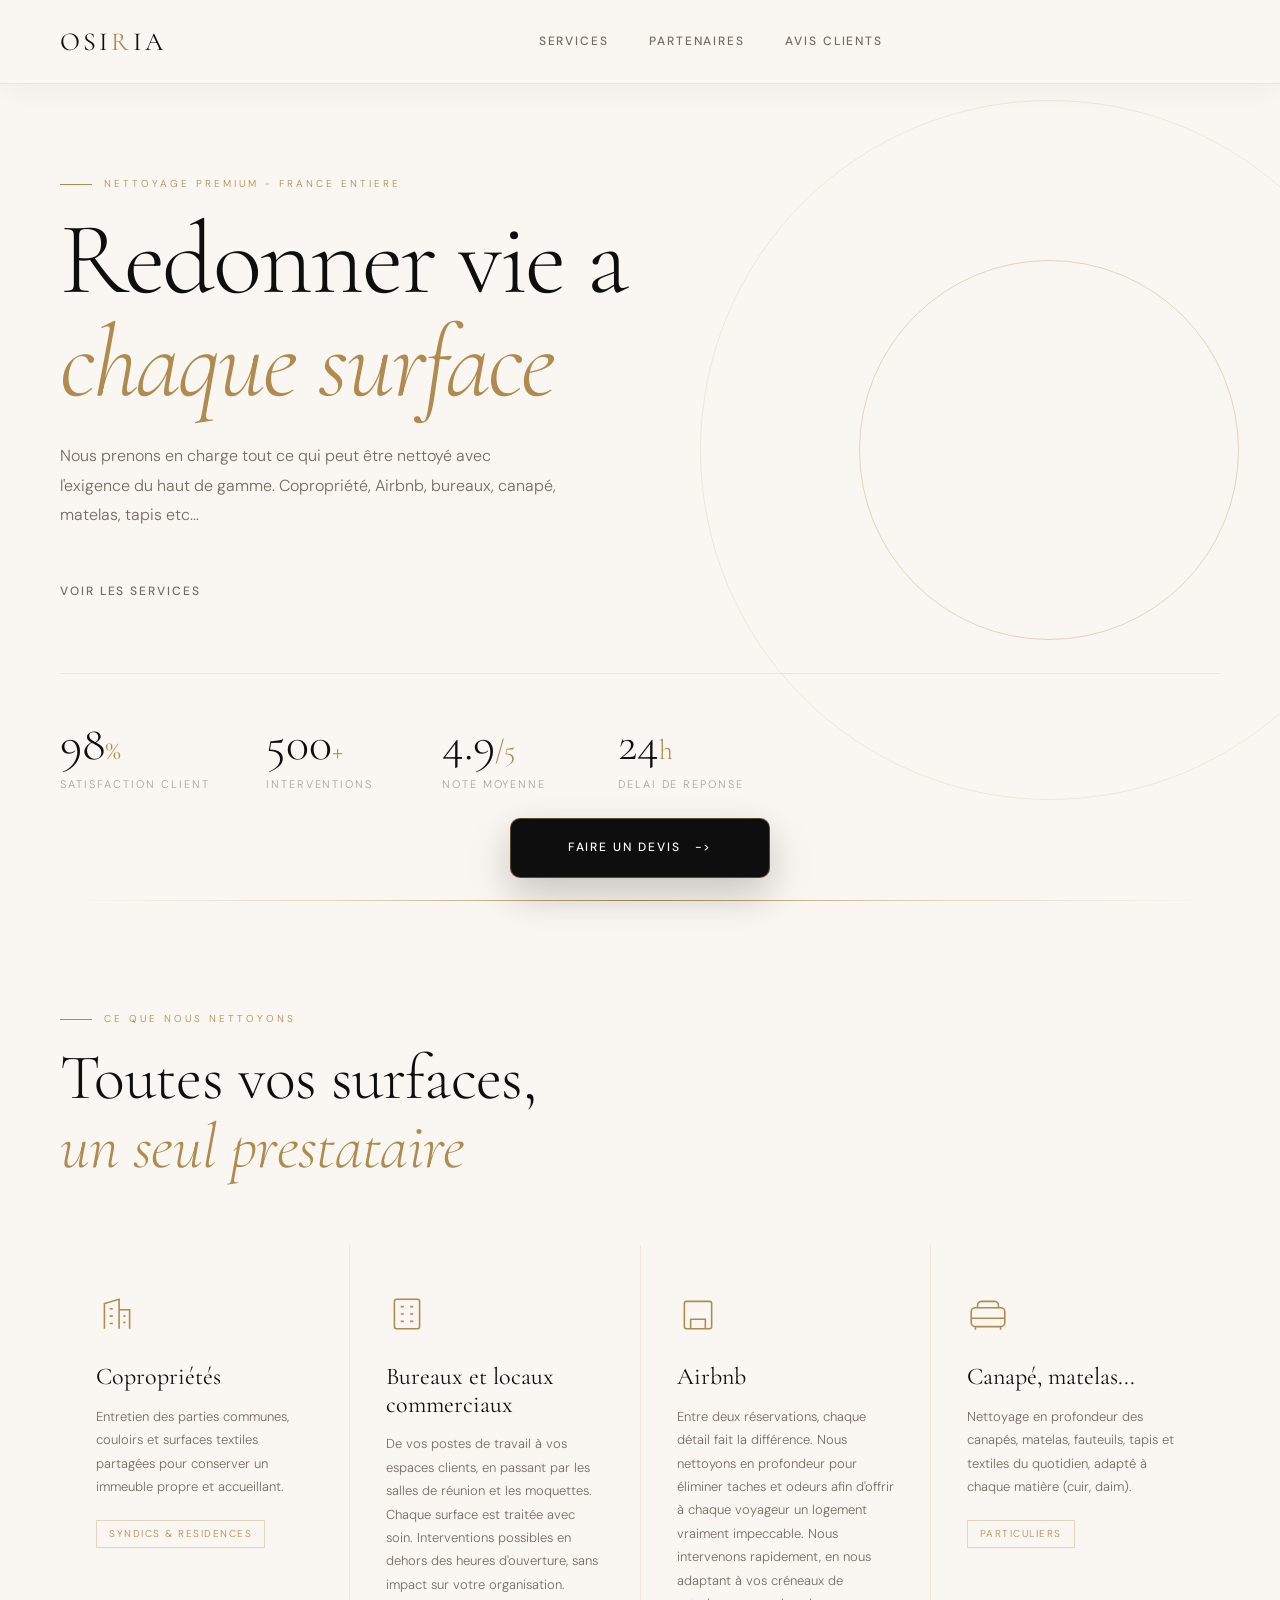
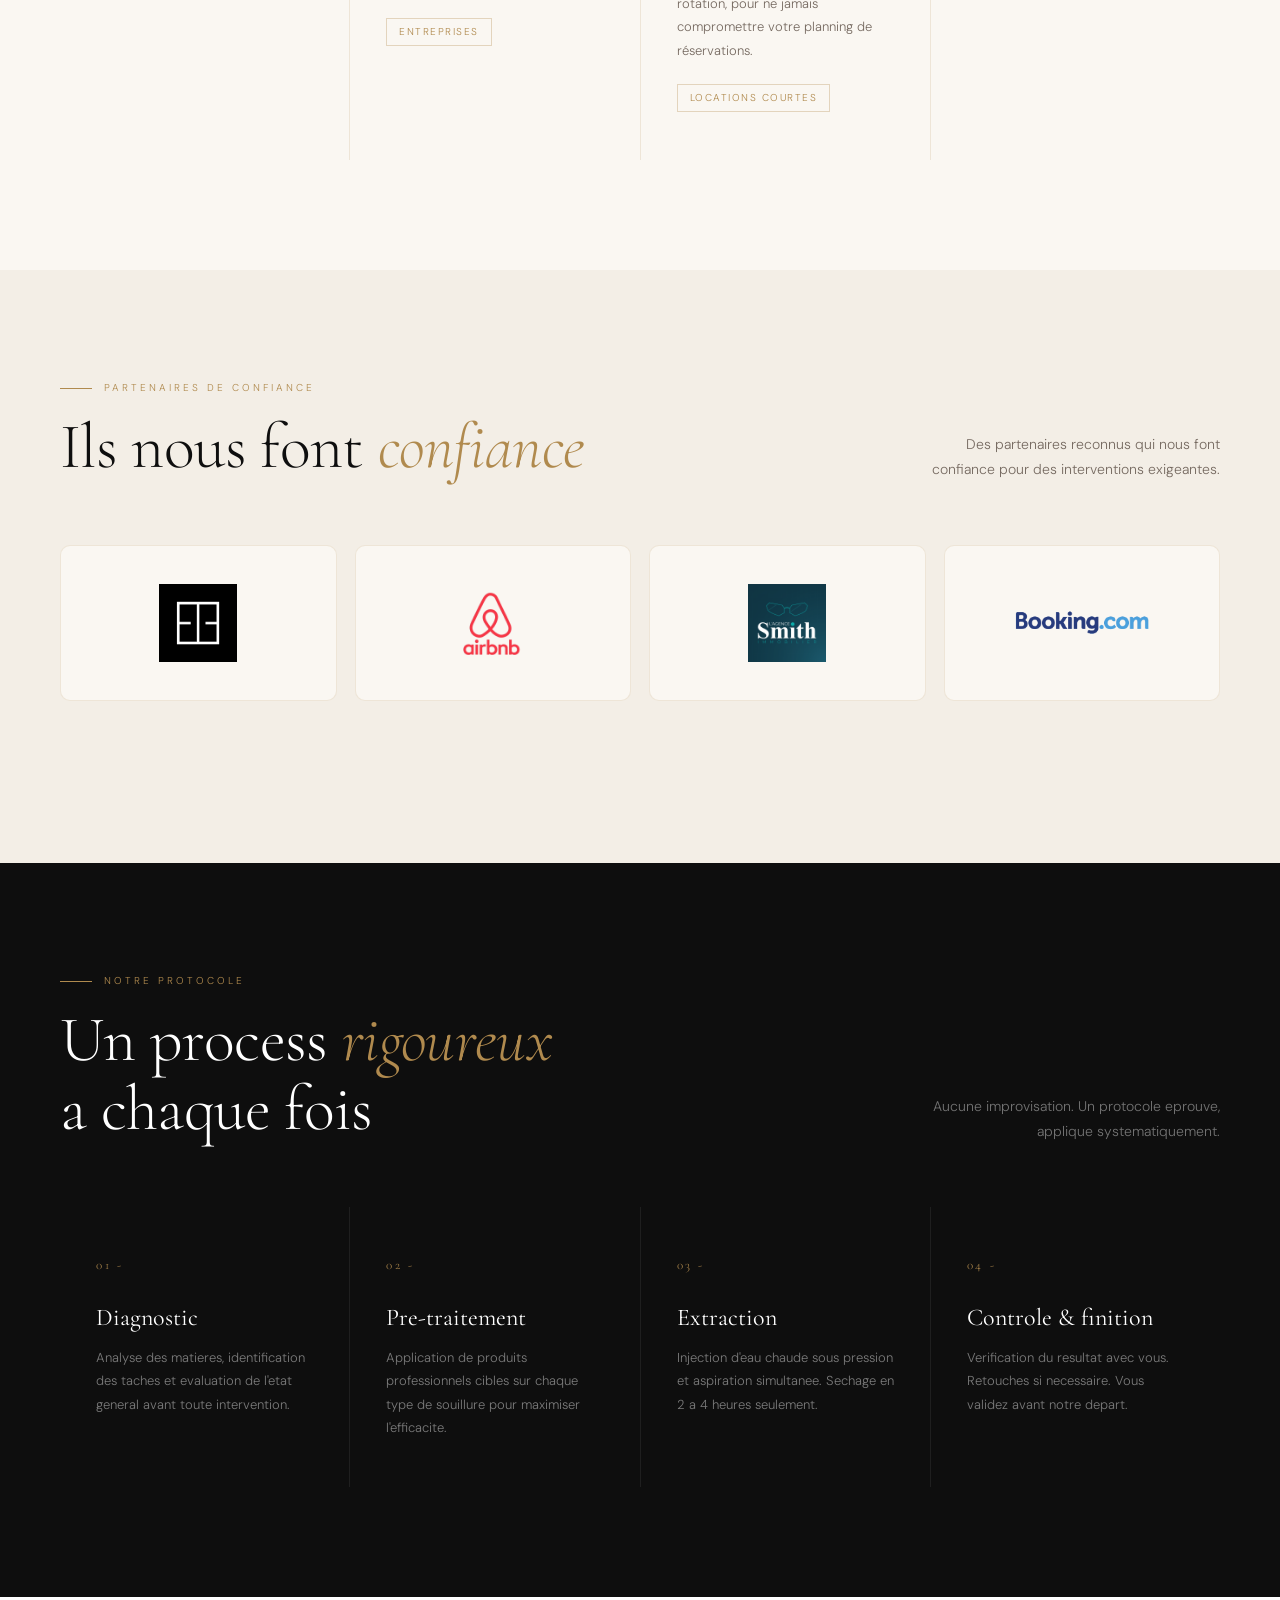
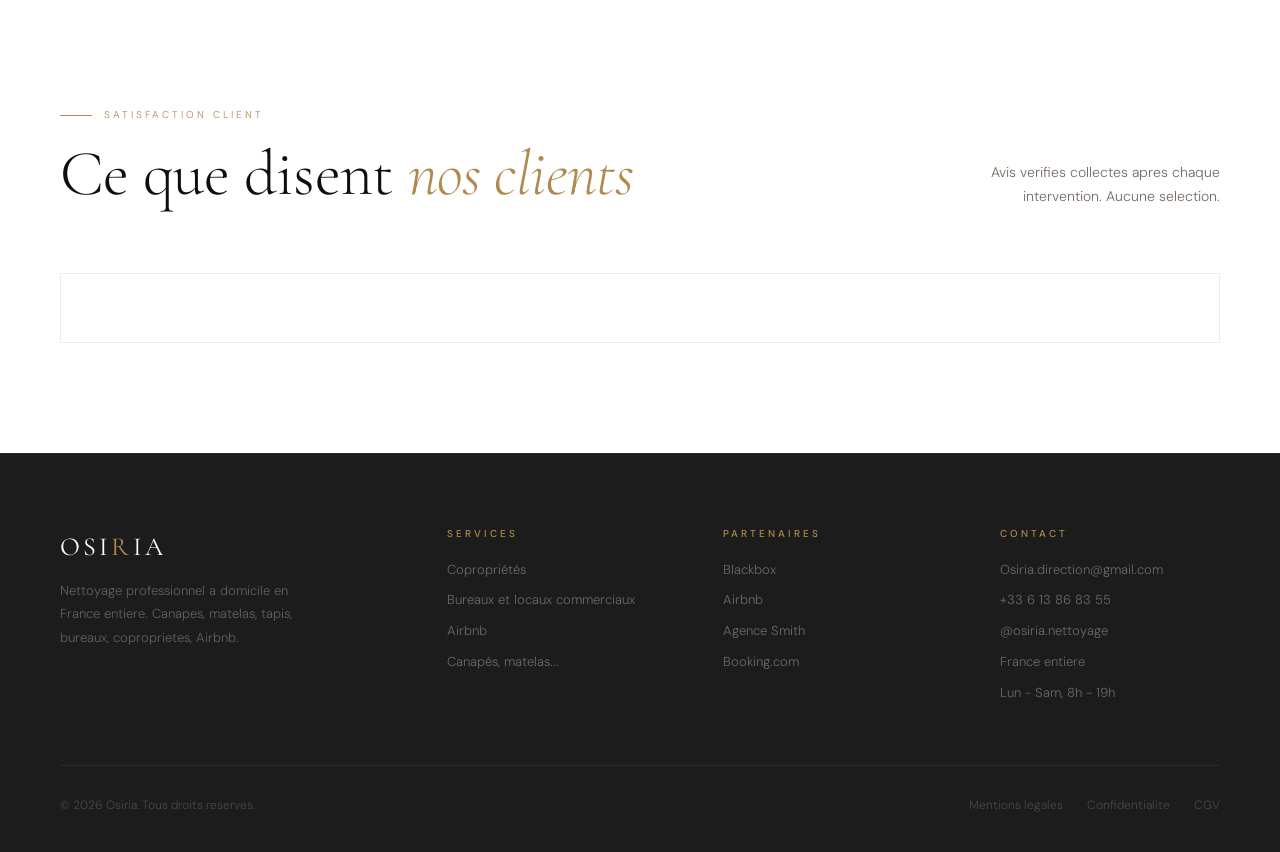
<file: index.html>
<!doctype html>
<html lang="fr">
  <head>
    <meta charset="utf-8" />
    <meta name="viewport" content="width=device-width, initial-scale=1" />
    <meta
      name="description"
      content="Osiria assure le nettoyage premium a domicile pour canapes, matelas, tapis, bureaux, coproprietes et locations courte duree partout en France."
    />
    <title>Osiria - Nettoyage premium a domicile</title>
    <link rel="preconnect" href="https://fonts.googleapis.com" />
    <link rel="preconnect" href="https://fonts.gstatic.com" crossorigin />
    <link rel="preload" as="image" href="assets/img/partners/blackbox.png" />
    <link rel="preload" as="image" href="assets/img/partners/airbnb.png" />
    <link rel="preload" as="image" href="assets/img/partners/agence-smith.png" />
    <link rel="preload" as="image" href="assets/img/partners/booking.png" />
    <link
      href="https://fonts.googleapis.com/css2?family=Cormorant+Garamond:ital,wght@0,300;0,400;0,600;1,300;1,400&family=DM+Sans:wght@300;400;500;600&display=swap"
      rel="stylesheet"
    />
    <link rel="stylesheet" href="assets/css/base.css" />
    <link rel="stylesheet" href="assets/css/components.css" />
    <link rel="stylesheet" href="assets/css/layout.css" />
    <link rel="stylesheet" href="assets/css/responsive.css" />
    <script src="assets/js/main.js" defer></script>
  </head>
  <body class="home-page">
    <header class="site-header" data-header>
      <a class="brand" href="#accueil" aria-label="Accueil Osiria">OSI<span>R</span>IA</a>

      <button class="nav-toggle" type="button" aria-expanded="false" aria-controls="main-navigation" data-nav-toggle>
        <span class="sr-only">Ouvrir le menu</span>
        <span></span>
        <span></span>
      </button>

      <nav class="main-nav" id="main-navigation" aria-label="Navigation principale" data-nav>
        <a href="#services">Services</a>
        <a href="#partenaires">Partenaires</a>
        <a href="#avis">Avis clients</a>
      </nav>

    </header>

    <main>
      <section class="hero section-shell" id="accueil">
        <div class="hero__rings" aria-hidden="true"></div>
        <div class="section-kicker reveal">
          <span></span>
          <p>Nettoyage premium - France entiere</p>
        </div>
        <h1 class="hero__title reveal">Redonner vie a <em>chaque surface</em></h1>
        <p class="hero__intro reveal">
          Nous prenons en charge tout ce qui peut être nettoyé avec l'exigence du haut de gamme.
          Copropriété, Airbnb, bureaux, canapé, matelas, tapis etc...
        </p>
        <div class="hero__actions reveal">
          <a class="button-link" href="#services">Voir les services</a>
        </div>
        <dl class="metrics reveal" aria-label="Chiffres cles Osiria">
          <div>
            <dt>98<span>%</span></dt>
            <dd>Satisfaction client</dd>
          </div>
          <div>
            <dt>500<span>+</span></dt>
            <dd>Interventions</dd>
          </div>
          <div>
            <dt>4.9<span>/5</span></dt>
            <dd>Note moyenne</dd>
          </div>
          <div>
            <dt>24<span>h</span></dt>
            <dd>Delai de reponse</dd>
          </div>
        </dl>
      </section>

      <div class="page-divider" aria-hidden="true"></div>

      <section class="content-section section-shell" id="services" aria-labelledby="services-title">
        <div class="section-heading">
          <div>
            <div class="section-kicker">
              <span></span>
              <p>Ce que nous nettoyons</p>
            </div>
            <h2 class="section-title" id="services-title">Toutes vos surfaces,<br /><em>un seul prestataire</em></h2>
          </div>
        </div>
        <div class="services-grid" data-services></div>
      </section>

      <section class="content-section content-section--soft section-shell" id="partenaires" aria-labelledby="partners-title">
        <div class="section-heading">
          <div>
            <div class="section-kicker">
              <span></span>
              <p>Partenaires de confiance</p>
            </div>
            <h2 class="section-title" id="partners-title">Ils nous font <em>confiance</em></h2>
          </div>
          <p>Des partenaires reconnus qui nous font confiance pour des interventions exigeantes.</p>
        </div>
        <div class="partners-grid" data-partners></div>
      </section>

      <section class="content-section content-section--dark section-shell" aria-labelledby="process-title">
        <div class="section-heading">
          <div>
            <div class="section-kicker">
              <span></span>
              <p>Notre protocole</p>
            </div>
            <h2 class="section-title" id="process-title">Un process <em>rigoureux</em><br />a chaque fois</h2>
          </div>
          <p>Aucune improvisation. Un protocole eprouve, applique systematiquement.</p>
        </div>
        <div class="process-grid" data-process></div>
      </section>

      <section class="content-section content-section--white section-shell" id="avis" aria-labelledby="reviews-title">
        <div class="section-heading">
          <div>
            <div class="section-kicker">
              <span></span>
              <p>Satisfaction client</p>
            </div>
            <h2 class="section-title" id="reviews-title">Ce que disent <em>nos clients</em></h2>
          </div>
          <p>Avis verifies collectes apres chaque intervention. Aucune selection.</p>
        </div>

        <div class="score-panel" data-reviews-panel>
          <article class="score-panel__rating">
            <strong data-rating-value>4.9<span>/5</span></strong>
            <div class="stars" aria-label="Note 5 sur 5">★★★★★</div>
            <p data-rating-count>200+ avis verifies</p>
          </article>
          <article class="score-panel__bars" aria-label="Repartition des avis">
            <div class="rating-bar" data-rating-bar="5"><span>5 etoiles</span><div><i style="width: 87%"></i></div><b>87%</b></div>
            <div class="rating-bar" data-rating-bar="4"><span>4 etoiles</span><div><i style="width: 10%"></i></div><b>10%</b></div>
            <div class="rating-bar" data-rating-bar="3"><span>3 etoiles</span><div><i style="width: 2%"></i></div><b>2%</b></div>
            <div class="rating-bar" data-rating-bar="2"><span>2 etoiles</span><div><i style="width: 1%"></i></div><b>1%</b></div>
          </article>
          <blockquote class="score-panel__quote">
            <p>Une equipe qui incarne l'excellence a domicile. Je ne ferai plus jamais appel a quelqu'un d'autre.</p>
            <cite>Thomas M. - Directeur, Paris 8e</cite>
          </blockquote>
        </div>

        <div class="reviews-grid" data-reviews></div>
      </section>

    </main>

    <aside class="quote-bar" aria-label="Demande de devis">
      <a class="button button--gold" href="devis.html">Faire un devis <span aria-hidden="true">-></span></a>
    </aside>

    <footer class="site-footer">
      <div class="footer-grid">
        <div>
          <a class="footer-brand" href="#accueil">OSI<span>R</span>IA</a>
          <p>
            Nettoyage professionnel a domicile en France entiere. Canapes, matelas, tapis, bureaux,
            coproprietes, Airbnb.
          </p>
        </div>
        <div>
          <h2>Services</h2>
          <a href="#services">Copropriétés</a>
          <a href="#services">Bureaux et locaux commerciaux</a>
          <a href="#services">Airbnb</a>
          <a href="#services">Canapés, matelas...</a>
        </div>
        <div>
          <h2>Partenaires</h2>
          <a href="#partenaires">Blackbox</a>
          <a href="#partenaires">Airbnb</a>
          <a href="#partenaires">Agence Smith</a>
          <a href="#partenaires">Booking.com</a>
        </div>
        <div>
          <h2>Contact</h2>
          <a href="mailto:Osiria.direction@gmail.com">Osiria.direction@gmail.com</a>
          <a href="https://wa.me/33613868355" target="_blank" rel="noopener noreferrer">+33 6 13 86 83 55</a>
          <a href="https://www.instagram.com/osiria.nettoyage?igsh=MXNmN3JwYzZ5ODJveQ==" target="_blank" rel="noopener noreferrer">@osiria.nettoyage</a>
          <span>France entiere</span>
          <span>Lun - Sam, 8h - 19h</span>
        </div>
      </div>
      <div class="footer-bottom">
        <p>© 2026 Osiria. Tous droits reserves.</p>
        <nav aria-label="Liens legaux">
          <a href="#">Mentions legales</a>
          <a href="#">Confidentialite</a>
          <a href="#">CGV</a>
        </nav>
      </div>
    </footer>
  </body>
</html>
</file>
<file: assets/css/base.css>
:root {
  --cream: #faf7f2;
  --cream-2: #f3eee6;
  --cream-3: #ebe4d8;
  --white: #ffffff;
  --ink: #0e0e0e;
  --ink-soft: #1c1c1c;
  --text: #2a2420;
  --muted: #766a61;
  --dim: #aaa197;
  --gold: #b08a4e;
  --gold-light: #c9a46a;
  --gold-pale: #e8d5a8;
  --border: rgba(176, 138, 78, 0.16);
  --border-strong: rgba(176, 138, 78, 0.32);
  --shadow: 0 22px 60px rgba(32, 25, 17, 0.08);
  --font-serif: "Cormorant Garamond", Georgia, serif;
  --font-sans: "DM Sans", Arial, sans-serif;
  --header-height: 84px;
}

*,
*::before,
*::after {
  box-sizing: border-box;
}

html {
  scroll-behavior: smooth;
}

body {
  margin: 0;
  padding-bottom: 92px;
  background: var(--cream);
  color: var(--text);
  font-family: var(--font-sans);
  font-weight: 300;
  line-height: 1.6;
  overflow-x: hidden;
}

body.nav-open {
  overflow: hidden;
}

body.devis-page {
  padding-bottom: 0;
}

body.home-page {
  padding-bottom: 0;
}

img,
svg {
  display: block;
  max-width: 100%;
}

a {
  color: inherit;
}

button,
input,
textarea,
select {
  font: inherit;
}

::selection {
  background: var(--gold-pale);
  color: var(--ink);
}

::-webkit-scrollbar {
  width: 4px;
}

::-webkit-scrollbar-track {
  background: var(--cream);
}

::-webkit-scrollbar-thumb {
  background: var(--gold);
}

.sr-only {
  position: absolute;
  width: 1px;
  height: 1px;
  padding: 0;
  margin: -1px;
  overflow: hidden;
  clip: rect(0, 0, 0, 0);
  white-space: nowrap;
  border: 0;
}
</file>
<file: assets/css/components.css>
.site-header {
  position: fixed;
  inset: 0 0 auto;
  z-index: 100;
  display: grid;
  grid-template-columns: auto 1fr;
  align-items: center;
  gap: 36px;
  height: var(--header-height);
  padding: 0 60px;
  border-bottom: 1px solid var(--border);
  background: rgba(250, 247, 242, 0.98);
  box-shadow: 0 10px 30px rgba(32, 25, 17, 0.04);
}

.site-header.is-open {
  background: rgba(250, 247, 242, 0.96);
}

.brand,
.footer-brand {
  display: inline-flex;
  color: var(--ink);
  font-family: var(--font-serif);
  font-size: 26px;
  font-weight: 400;
  letter-spacing: 0.12em;
  text-decoration: none;
  white-space: nowrap;
}

.brand span,
.footer-brand span {
  color: var(--gold);
}

.main-nav {
  display: flex;
  justify-content: center;
  gap: 40px;
}

.main-nav a,
.button,
.button-link {
  font-size: 12px;
  font-weight: 500;
  letter-spacing: 0.16em;
  text-decoration: none;
  text-transform: uppercase;
}

.main-nav a {
  color: var(--muted);
  transition: color 180ms ease;
}

.main-nav a:hover {
  color: var(--gold);
}

.nav-toggle {
  display: none;
  width: 42px;
  height: 42px;
  align-items: center;
  justify-content: center;
  gap: 5px;
  background: transparent;
  border: 1px solid var(--border-strong);
  color: var(--ink);
  cursor: pointer;
}

.nav-toggle span:not(.sr-only) {
  width: 16px;
  height: 1px;
  background: currentColor;
  transition: transform 180ms ease;
}

.nav-toggle[aria-expanded="true"] span:nth-child(2) {
  transform: translateY(3px) rotate(45deg);
}

.nav-toggle[aria-expanded="true"] span:nth-child(3) {
  transform: translateY(-3px) rotate(-45deg);
}

.section-kicker {
  display: flex;
  align-items: center;
  gap: 12px;
  margin-bottom: 16px;
}

.section-kicker span {
  width: 32px;
  height: 1px;
  background: var(--gold);
}

.section-kicker p {
  margin: 0;
  color: var(--gold);
  font-size: 10px;
  letter-spacing: 0.3em;
  text-transform: uppercase;
}

.section-title {
  margin: 0;
  color: var(--ink);
  font-family: var(--font-serif);
  font-size: clamp(40px, 5vw, 64px);
  font-weight: 300;
  letter-spacing: -0.01em;
  line-height: 1.08;
}

.section-title em,
.hero__title em,
.contact-card h2 em {
  color: var(--gold);
  font-style: italic;
}

.section-heading {
  display: flex;
  align-items: end;
  justify-content: space-between;
  gap: 48px;
  margin-bottom: 64px;
}

.section-heading > p {
  max-width: 300px;
  margin: 0;
  color: var(--muted);
  font-size: 14px;
  line-height: 1.75;
  text-align: right;
}

.button {
  display: inline-flex;
  align-items: center;
  justify-content: center;
  gap: 14px;
  min-height: 54px;
  padding: 0 36px;
  border: 0;
  transition: background 180ms ease, gap 180ms ease;
}

.button:hover {
  gap: 20px;
}

.button--dark {
  background: var(--ink);
  color: var(--white);
}

.button--dark:hover {
  background: var(--gold);
}

.button--gold {
  background: var(--gold);
  color: var(--ink);
}

.button--gold:hover {
  background: var(--gold-light);
}

.quote-bar {
  position: fixed;
  right: auto;
  bottom: 22px;
  left: 50%;
  z-index: 120;
  width: auto;
  max-width: calc(100% - 32px);
  padding: 0;
  border: 0;
  background: transparent;
  box-shadow: none;
  transform: translateX(-50%);
}

.quote-bar .button {
  min-width: 260px;
  min-height: 60px;
  border: 1px solid rgba(176, 138, 78, 0.48);
  border-radius: 10px;
  background: var(--ink);
  color: var(--white);
  box-shadow: 0 16px 42px rgba(14, 14, 14, 0.22);
  padding-inline: 42px;
  white-space: nowrap;
  transition: background 180ms ease, border-color 180ms ease, box-shadow 180ms ease, color 180ms ease, gap 180ms ease,
    transform 180ms ease;
}

.quote-bar .button:hover {
  border-color: var(--gold-light);
  background: var(--gold);
  color: var(--ink);
  box-shadow: 0 18px 48px rgba(176, 138, 78, 0.28);
  transform: translateY(-2px);
}

.button-link {
  color: var(--muted);
  transition: color 180ms ease;
}

.button-link:hover {
  color: var(--gold);
}

.stars {
  color: var(--gold);
  font-size: 18px;
  letter-spacing: 0.08em;
}

.reveal {
  opacity: 0;
  transform: translateY(22px);
}

.reveal.is-visible {
  animation: fade-up 680ms ease forwards;
}

@keyframes fade-up {
  to {
    opacity: 1;
    transform: translateY(0);
  }
}

@media (prefers-reduced-motion: reduce) {
  *,
  *::before,
  *::after {
    scroll-behavior: auto !important;
    animation-duration: 1ms !important;
    transition-duration: 1ms !important;
  }

  .reveal {
    opacity: 1;
    transform: none;
  }
}
</file>
<file: assets/css/layout.css>
.section-shell {
  padding-inline: 60px;
}

.hero {
  position: relative;
  display: flex;
  min-height: 100svh;
  flex-direction: column;
  justify-content: center;
  overflow: hidden;
  padding-block: 150px 80px;
}

.hero__rings,
.hero__rings::after {
  position: absolute;
  top: 50%;
  right: -120px;
  width: 700px;
  height: 700px;
  border: 1px solid var(--border);
  border-radius: 50%;
  content: "";
  pointer-events: none;
  transform: translateY(-50%);
}

.hero__rings::after {
  top: 50%;
  right: 160px;
  width: 380px;
  height: 380px;
  border-color: var(--border-strong);
}

.hero__title {
  max-width: 790px;
  margin: 0 0 28px;
  color: var(--ink);
  font-family: var(--font-serif);
  font-size: clamp(58px, 8vw, 108px);
  font-weight: 300;
  letter-spacing: -0.02em;
  line-height: 1;
}

.hero__intro {
  max-width: 500px;
  margin: 0 0 52px;
  color: var(--muted);
  font-size: 16px;
  line-height: 1.85;
}

.hero__actions {
  display: flex;
  align-items: center;
  gap: 40px;
}

.metrics {
  display: flex;
  flex-wrap: wrap;
  gap: 44px 56px;
  margin: 72px 0 0;
  padding: 46px 0 0;
  border-top: 1px solid var(--border);
}

.metrics div {
  min-width: 120px;
}

.metrics dt {
  color: var(--ink);
  font-family: var(--font-serif);
  font-size: 48px;
  font-weight: 300;
  line-height: 1;
}

.metrics dt span {
  color: var(--gold);
  font-size: 28px;
}

.metrics dd {
  margin: 8px 0 0;
  color: var(--dim);
  font-size: 11px;
  letter-spacing: 0.18em;
  text-transform: uppercase;
}

.page-divider {
  height: 1px;
  margin: 0 60px;
  background: linear-gradient(90deg, transparent, var(--border-strong), var(--gold), var(--border-strong), transparent);
}

.content-section {
  padding-block: 110px;
}

.content-section--soft {
  background: var(--cream-2);
}

.content-section--white {
  background: var(--white);
}

.content-section--dark {
  background: var(--ink);
}

.content-section--dark .section-title {
  color: var(--white);
}

.content-section--dark .section-heading > p {
  color: rgba(255, 255, 255, 0.42);
}

.services-grid,
.process-grid,
.reviews-grid,
.partners-grid {
  display: grid;
  gap: 1px;
  background: var(--border);
}

.services-grid {
  grid-template-columns: repeat(4, minmax(0, 1fr));
}

.service-card,
.process-card,
.review-card,
.partner-card {
  background: var(--cream);
  transition: background 180ms ease, border-color 180ms ease, transform 180ms ease, box-shadow 180ms ease;
}

.service-card {
  position: relative;
  overflow: hidden;
  padding: 48px 36px;
}

.service-card::after {
  position: absolute;
  inset: auto 0 0;
  height: 2px;
  background: var(--gold);
  content: "";
  transform: scaleX(0);
  transform-origin: left;
  transition: transform 260ms ease;
}

.service-card:hover {
  background: var(--white);
}

.service-card:hover::after {
  transform: scaleX(1);
}

.service-card__icon {
  width: 42px;
  height: 42px;
  margin-bottom: 28px;
  color: var(--gold);
}

.service-card h3,
.sector-card h3,
.process-card h3 {
  margin: 0 0 14px;
  color: var(--ink);
  font-family: var(--font-serif);
  font-size: 24px;
  font-weight: 400;
  line-height: 1.15;
}

.service-card p,
.sector-card p,
.process-card p,
.review-card p {
  margin: 0;
  color: var(--muted);
  font-size: 13px;
  line-height: 1.8;
}

.service-card__tag {
  display: inline-flex;
  margin-top: 22px;
  border: 1px solid var(--border-strong);
  padding: 5px 12px;
  color: var(--gold);
  font-size: 10px;
  letter-spacing: 0.15em;
  text-transform: uppercase;
}

.sectors-grid {
  display: grid;
  grid-template-columns: repeat(3, minmax(0, 1fr));
  gap: 24px;
}

.sector-card {
  position: relative;
  overflow: hidden;
  border: 1px solid var(--border);
  background: var(--white);
  padding: 42px 34px;
}

.sector-card::before {
  position: absolute;
  inset: 0 0 auto;
  height: 2px;
  background: var(--gold);
  content: "";
  transform: scaleX(0);
  transform-origin: left;
  transition: transform 240ms ease;
}

.sector-card:hover {
  border-color: var(--gold-light);
  box-shadow: var(--shadow);
  transform: translateY(-4px);
}

.sector-card:hover::before {
  transform: scaleX(1);
}

.sector-card__icon {
  display: block;
  margin-bottom: 20px;
  color: var(--gold);
}

.sector-card__icon svg {
  width: 34px;
  height: 34px;
}

.pill-list {
  display: flex;
  flex-wrap: wrap;
  gap: 7px;
  margin-top: 20px;
}

.pill-list span {
  background: rgba(176, 138, 78, 0.08);
  color: var(--gold);
  font-size: 11px;
  letter-spacing: 0.04em;
  padding: 4px 12px;
}

.process-grid {
  grid-template-columns: repeat(4, minmax(0, 1fr));
  background: rgba(255, 255, 255, 0.07);
}

.process-card {
  background: var(--ink);
  padding: 48px 36px;
}

.process-card:hover {
  background: var(--ink-soft);
}

.process-card span {
  display: block;
  margin-bottom: 28px;
  color: var(--gold);
  font-family: var(--font-serif);
  font-size: 13px;
  letter-spacing: 0.2em;
}

.process-card h3 {
  color: var(--white);
}

.process-card p {
  color: rgba(255, 255, 255, 0.45);
}

.score-panel {
  display: grid;
  grid-template-columns: 280px 1fr 1fr;
  gap: 1px;
  margin-bottom: 56px;
  background: var(--border);
}

.score-panel > * {
  margin: 0;
  padding: 58px;
}

.score-panel__rating,
.score-panel__bars {
  background: var(--cream);
}

.score-panel__rating strong {
  display: block;
  color: var(--ink);
  font-family: var(--font-serif);
  font-size: 96px;
  font-weight: 300;
  line-height: 1;
}

.score-panel__rating strong span {
  color: var(--gold);
  font-size: 44px;
}

.score-panel__rating p,
.rating-bar span,
.rating-bar b {
  color: var(--dim);
  font-size: 12px;
  font-weight: 400;
}

.rating-bar {
  display: grid;
  grid-template-columns: 68px 1fr 36px;
  align-items: center;
  gap: 12px;
  margin-bottom: 11px;
}

.rating-bar div {
  height: 3px;
  background: var(--cream-3);
}

.rating-bar i {
  display: block;
  height: 100%;
  background: var(--gold);
}

.score-panel__quote {
  display: flex;
  flex-direction: column;
  justify-content: center;
  background: var(--ink);
}

.score-panel__quote p {
  margin: 0 0 24px;
  color: var(--white);
  font-family: var(--font-serif);
  font-size: 24px;
  font-style: italic;
  font-weight: 300;
  line-height: 1.5;
}

.score-panel__quote cite {
  color: rgba(255, 255, 255, 0.35);
  font-size: 12px;
  font-style: normal;
  letter-spacing: 0.1em;
  text-transform: uppercase;
}

.reviews-grid {
  grid-template-columns: repeat(3, minmax(0, 1fr));
}

.reviews-grid--widget {
  display: block;
}

.reviews-widget {
  display: grid;
  gap: 18px;
  border: 1px solid var(--border);
  background: var(--white);
  padding: 34px 30px;
}

.reviews-widget h3 {
  margin: 0;
  color: var(--ink);
  font-family: var(--font-serif);
  font-size: clamp(30px, 4vw, 42px);
  font-weight: 300;
}

.reviews-widget p {
  margin: 0;
  color: var(--muted);
  font-size: 14px;
  line-height: 1.75;
}

.reviews-widget__actions {
  display: flex;
  flex-wrap: wrap;
  gap: 12px;
}

.reviews-widget__list {
  display: grid;
  grid-template-columns: repeat(3, minmax(0, 1fr));
  gap: 16px;
}

.reviews-widget__list .review-card {
  border: 1px solid var(--border);
}

.reviews-widget__cta {
  width: fit-content;
}

.review-card {
  padding: 42px 34px;
}

.review-card:hover {
  background: var(--white);
}

.review-card > p {
  color: var(--ink);
  font-family: var(--font-serif);
  font-size: 18px;
  font-style: italic;
  line-height: 1.7;
}

.review-card__author {
  display: flex;
  align-items: center;
  gap: 12px;
  margin-top: 24px;
  border-top: 1px solid var(--border);
  padding-top: 18px;
}

.review-card__avatar {
  display: grid;
  width: 36px;
  height: 36px;
  flex: 0 0 auto;
  place-items: center;
  border: 1px solid var(--border-strong);
  border-radius: 50%;
  background: var(--gold-pale);
  color: var(--gold);
  font-size: 12px;
  font-weight: 600;
}

.review-card__author strong,
.review-card__author span {
  display: block;
}

.review-card__author strong {
  color: var(--ink);
  font-size: 13px;
  font-weight: 600;
}

.review-card__author span {
  color: var(--dim);
  font-size: 11px;
}

.partners-heading {
  display: grid;
  place-items: center;
  margin-bottom: 56px;
  text-align: center;
}

.partners-grid {
  grid-template-columns: repeat(4, minmax(0, 1fr));
  gap: 18px;
  background: transparent;
  margin-bottom: 52px;
}

.partner-card {
  display: grid;
  min-height: 156px;
  place-items: center;
  border: 1px solid var(--border);
  border-radius: 10px;
  background: var(--cream);
  padding: 30px 24px;
  text-align: center;
  overflow: hidden;
}

.partner-card:hover {
  background: var(--white);
  border-color: var(--gold-light);
  box-shadow: var(--shadow);
  transform: translateY(-3px);
}

.partner-card img {
  width: min(100%, 190px);
  height: 78px;
  object-fit: contain;
}

.trust-list {
  display: flex;
  flex-wrap: wrap;
  justify-content: center;
  gap: 18px 36px;
  margin: 0;
  padding: 0;
  list-style: none;
}

.trust-list li {
  display: flex;
  align-items: center;
  gap: 9px;
  color: var(--muted);
  font-size: 12px;
  letter-spacing: 0.1em;
  text-transform: uppercase;
}

.trust-list li::before {
  width: 5px;
  height: 5px;
  border-radius: 50%;
  background: var(--gold);
  content: "";
}

.contact-section {
  display: grid;
  grid-template-columns: 1fr 1fr;
}

.devis-main {
  padding-top: var(--header-height);
}

.commitments {
  background: var(--cream-3);
  padding-block: 100px;
}

.commitment-list {
  margin: 48px 0 0;
  padding: 0;
  list-style: none;
}

.commitment-list li {
  display: grid;
  grid-template-columns: 34px 1fr;
  gap: 18px;
  border-bottom: 1px solid var(--border);
  padding: 22px 0;
}

.commitment-list li:first-child {
  padding-top: 0;
}

.commitment-list span {
  color: var(--gold);
  font-family: var(--font-serif);
  font-size: 13px;
}

.commitment-list h3 {
  margin: 0 0 5px;
  color: var(--ink);
  font-size: 14px;
  font-weight: 600;
}

.commitment-list p {
  margin: 0;
  color: var(--muted);
  font-size: 13px;
  line-height: 1.7;
}

.contact-card {
  background: var(--ink);
  padding-block: 100px;
}

.contact-card h2 {
  max-width: 560px;
  margin: 0 0 20px;
  color: var(--white);
  font-family: var(--font-serif);
  font-size: clamp(34px, 4vw, 54px);
  font-weight: 300;
  line-height: 1.08;
}

.contact-card > p {
  max-width: 500px;
  margin: 0 0 44px;
  color: rgba(255, 255, 255, 0.48);
  font-size: 14px;
  line-height: 1.75;
}

.contact-back {
  display: inline-flex;
  min-height: 42px;
  align-items: center;
  gap: 10px;
  margin-bottom: 34px;
  border: 1px solid rgba(176, 138, 78, 0.48);
  padding: 0 18px;
  color: var(--gold);
  transition: background 180ms ease, border-color 180ms ease, color 180ms ease, transform 180ms ease;
}

.contact-back::before {
  content: "<-";
  font-size: 14px;
  letter-spacing: 0;
  line-height: 1;
  transition: transform 180ms ease;
}

.contact-back:hover {
  border-color: var(--gold-light);
  background: var(--gold);
  color: var(--ink);
  transform: translateY(-2px);
}

.contact-back:hover::before {
  transform: translateX(-3px);
}

.contact-card__detail {
  margin: 18px 0 0 !important;
  color: rgba(255, 255, 255, 0.28) !important;
  font-size: 12px !important;
}

.contact-methods {
  display: grid;
  grid-template-columns: repeat(3, minmax(0, 1fr));
  gap: 14px;
  margin-top: 24px;
}

.contact-methods--enhanced {
  grid-template-columns: repeat(2, minmax(0, 1fr));
  gap: 16px;
}

.contact-method {
  display: grid;
  justify-items: start;
  gap: 8px;
  border: 1px solid rgba(255, 255, 255, 0.15);
  background: rgba(255, 255, 255, 0.03);
  color: var(--white);
  text-decoration: none;
  padding: 16px 14px;
  transition: border-color 180ms ease, transform 180ms ease, background 180ms ease;
}

.contact-method:hover {
  border-color: rgba(176, 138, 78, 0.8);
  background: rgba(176, 138, 78, 0.12);
  transform: translateY(-2px);
}

.contact-method__icon {
  width: 28px;
  height: 28px;
  color: var(--gold);
}

.contact-method__icon svg {
  width: 100%;
  height: 100%;
}

.contact-method h3 {
  margin: 0;
  color: var(--white);
  font-size: 12px;
  letter-spacing: 0.1em;
  text-transform: uppercase;
}

.contact-method p {
  margin: 0;
  color: rgba(255, 255, 255, 0.7);
  font-size: 13px;
  line-height: 1.45;
}

.contact-method--form {
  align-content: start;
  gap: 10px;
  grid-column: 1 / -1;
}

.contact-method--form input,
.contact-method--form textarea {
  width: 100%;
  border: 1px solid rgba(255, 255, 255, 0.2);
  background: rgba(255, 255, 255, 0.03);
  padding: 10px 11px;
  color: var(--white);
  font-family: var(--font-sans);
  font-size: 13px;
  line-height: 1.4;
}

.contact-method--form input::placeholder,
.contact-method--form textarea::placeholder {
  color: rgba(255, 255, 255, 0.42);
}

.contact-method--form input:focus-visible,
.contact-method--form textarea:focus-visible {
  outline: 2px solid rgba(176, 138, 78, 0.72);
  outline-offset: 1px;
}

.contact-method--form button {
  border: 1px solid rgba(176, 138, 78, 0.62);
  background: transparent;
  padding: 10px 12px;
  color: var(--gold);
  font-size: 12px;
  letter-spacing: 0.08em;
  text-transform: uppercase;
  cursor: pointer;
  transition: background 180ms ease, color 180ms ease, border-color 180ms ease;
}

.contact-method--form button:hover {
  border-color: var(--gold-light);
  background: var(--gold);
  color: var(--ink);
}

.zones {
  margin-top: 52px;
  border-top: 1px solid rgba(255, 255, 255, 0.08);
  padding-top: 36px;
}

.zones span {
  display: block;
  margin-bottom: 10px;
  color: rgba(255, 255, 255, 0.28);
  font-size: 10px;
  letter-spacing: 0.25em;
  text-transform: uppercase;
}

.zones p {
  margin: 0;
  color: rgba(255, 255, 255, 0.55);
  font-family: var(--font-serif);
  font-size: 18px;
  line-height: 1.6;
}

.site-footer {
  background: var(--ink-soft);
  border-top: 1px solid rgba(255, 255, 255, 0.06);
  padding: 72px 60px 36px;
}

.footer-grid {
  display: grid;
  grid-template-columns: 1.5fr repeat(3, 1fr);
  gap: 56px;
  border-bottom: 1px solid rgba(255, 255, 255, 0.06);
  padding-bottom: 52px;
}

.footer-brand {
  display: inline-block;
  margin-bottom: 12px;
  color: var(--white);
}

.footer-grid p {
  max-width: 260px;
  margin: 0;
  color: rgba(255, 255, 255, 0.3);
  font-size: 13px;
  line-height: 1.8;
}

.footer-grid h2 {
  margin: 0 0 18px;
  color: var(--gold);
  font-size: 10px;
  font-weight: 500;
  letter-spacing: 0.3em;
  text-transform: uppercase;
}

.footer-grid a,
.footer-grid span {
  display: block;
  margin-bottom: 10px;
  color: rgba(255, 255, 255, 0.34);
  font-size: 13px;
  text-decoration: none;
  transition: color 180ms ease;
}

.footer-grid .footer-brand {
  display: inline-flex;
  margin-bottom: 12px;
  color: var(--white);
  font-family: var(--font-serif);
  font-size: 26px;
  font-weight: 400;
  letter-spacing: 0.12em;
  white-space: nowrap;
}

.footer-grid .footer-brand span {
  display: inline;
  margin: 0;
  color: var(--gold);
  font: inherit;
  letter-spacing: inherit;
}

.footer-grid a:hover {
  color: var(--gold);
}

.footer-bottom {
  display: flex;
  align-items: center;
  justify-content: space-between;
  gap: 24px;
  padding-top: 30px;
}

.footer-bottom p,
.footer-bottom a {
  margin: 0;
  color: rgba(255, 255, 255, 0.2);
  font-size: 12px;
  text-decoration: none;
}

.footer-bottom nav {
  display: flex;
  gap: 24px;
}

.footer-bottom a:hover {
  color: var(--gold);
}
</file>
<file: assets/css/responsive.css>
@media (max-width: 1120px) {
  .site-header {
    padding-inline: 28px;
  }

  .section-shell {
    padding-inline: 28px;
  }

  .hero__rings {
    display: none;
  }

  .services-grid,
  .process-grid {
    grid-template-columns: repeat(2, minmax(0, 1fr));
  }

  .sectors-grid,
  .reviews-grid {
    grid-template-columns: 1fr;
  }

  .partners-grid {
    grid-template-columns: repeat(2, minmax(0, 1fr));
  }

  .score-panel,
  .contact-section {
    grid-template-columns: 1fr;
  }

  .footer-grid {
    grid-template-columns: repeat(2, minmax(0, 1fr));
  }

  .page-divider {
    margin-inline: 28px;
  }
}

@media (max-width: 820px) {
  :root {
    --header-height: 72px;
  }

  body {
    padding-bottom: 150px;
  }

  body.home-page {
    padding-bottom: 0;
  }

  .site-header {
    grid-template-columns: auto auto;
    justify-content: space-between;
    gap: 18px;
  }

  .nav-toggle {
    display: inline-flex;
    flex-direction: column;
  }

  .main-nav {
    position: fixed;
    inset: var(--header-height) 0 auto;
    display: grid;
    gap: 0;
    padding: 16px 28px 24px;
    background: rgba(250, 247, 242, 0.98);
    border-bottom: 1px solid var(--border);
    box-shadow: var(--shadow);
    opacity: 0;
    pointer-events: none;
    transform: translateY(-10px);
    transition: opacity 180ms ease, transform 180ms ease;
  }

  .main-nav.is-open {
    opacity: 1;
    pointer-events: auto;
    transform: translateY(0);
  }

  .main-nav a {
    padding: 14px 0;
    border-bottom: 1px solid var(--border);
  }

  .main-nav a:last-child {
    border-bottom: 0;
  }

  .hero {
    padding-block: 120px 70px;
  }

  .hero__title {
    font-size: 54px;
  }

  .hero__actions {
    align-items: stretch;
    flex-direction: column;
    gap: 20px;
  }

  .button {
    width: 100%;
  }

  .quote-bar {
    bottom: 14px;
    max-width: calc(100% - 28px);
  }

  .quote-bar .button {
    min-width: min(310px, calc(100vw - 28px));
  }

  .section-heading {
    align-items: start;
    flex-direction: column;
    gap: 18px;
    margin-bottom: 46px;
  }

  .section-heading > p {
    max-width: 520px;
    text-align: left;
  }

  .content-section,
  .commitments,
  .contact-card {
    padding-block: 76px;
  }

  .score-panel > * {
    padding: 42px 28px;
  }

  .contact-methods {
    grid-template-columns: repeat(2, minmax(0, 1fr));
  }

  .footer-bottom {
    align-items: start;
    flex-direction: column;
  }

  .reviews-widget {
    padding: 26px 22px;
  }
}

@media (max-width: 580px) {
  .section-shell,
  .site-header {
    padding-inline: 20px;
  }

  .reviews-widget__cta {
    width: 100%;
  }

  .reviews-widget__actions {
    flex-direction: column;
  }

  .reviews-widget__list {
    grid-template-columns: 1fr;
  }

  .contact-methods {
    grid-template-columns: 1fr;
  }

  .hero__title {
    font-size: 46px;
  }

  .section-title {
    font-size: 38px;
  }

  .services-grid,
  .process-grid,
  .partners-grid {
    grid-template-columns: 1fr;
  }

  .service-card,
  .sector-card,
  .process-card,
  .review-card {
    padding: 34px 26px;
  }

  .metrics {
    display: grid;
    grid-template-columns: 1fr 1fr;
    gap: 32px 22px;
  }

  .metrics dt {
    font-size: 40px;
  }

  .score-panel__rating strong {
    font-size: 74px;
  }

  .rating-bar {
    grid-template-columns: 60px 1fr 34px;
  }

  .footer-grid {
    grid-template-columns: 1fr;
    gap: 34px;
  }

  .footer-bottom nav {
    flex-wrap: wrap;
    gap: 12px 20px;
  }

  .site-footer {
    padding-inline: 20px;
  }

  .page-divider {
    margin-inline: 20px;
  }
}
</file>
